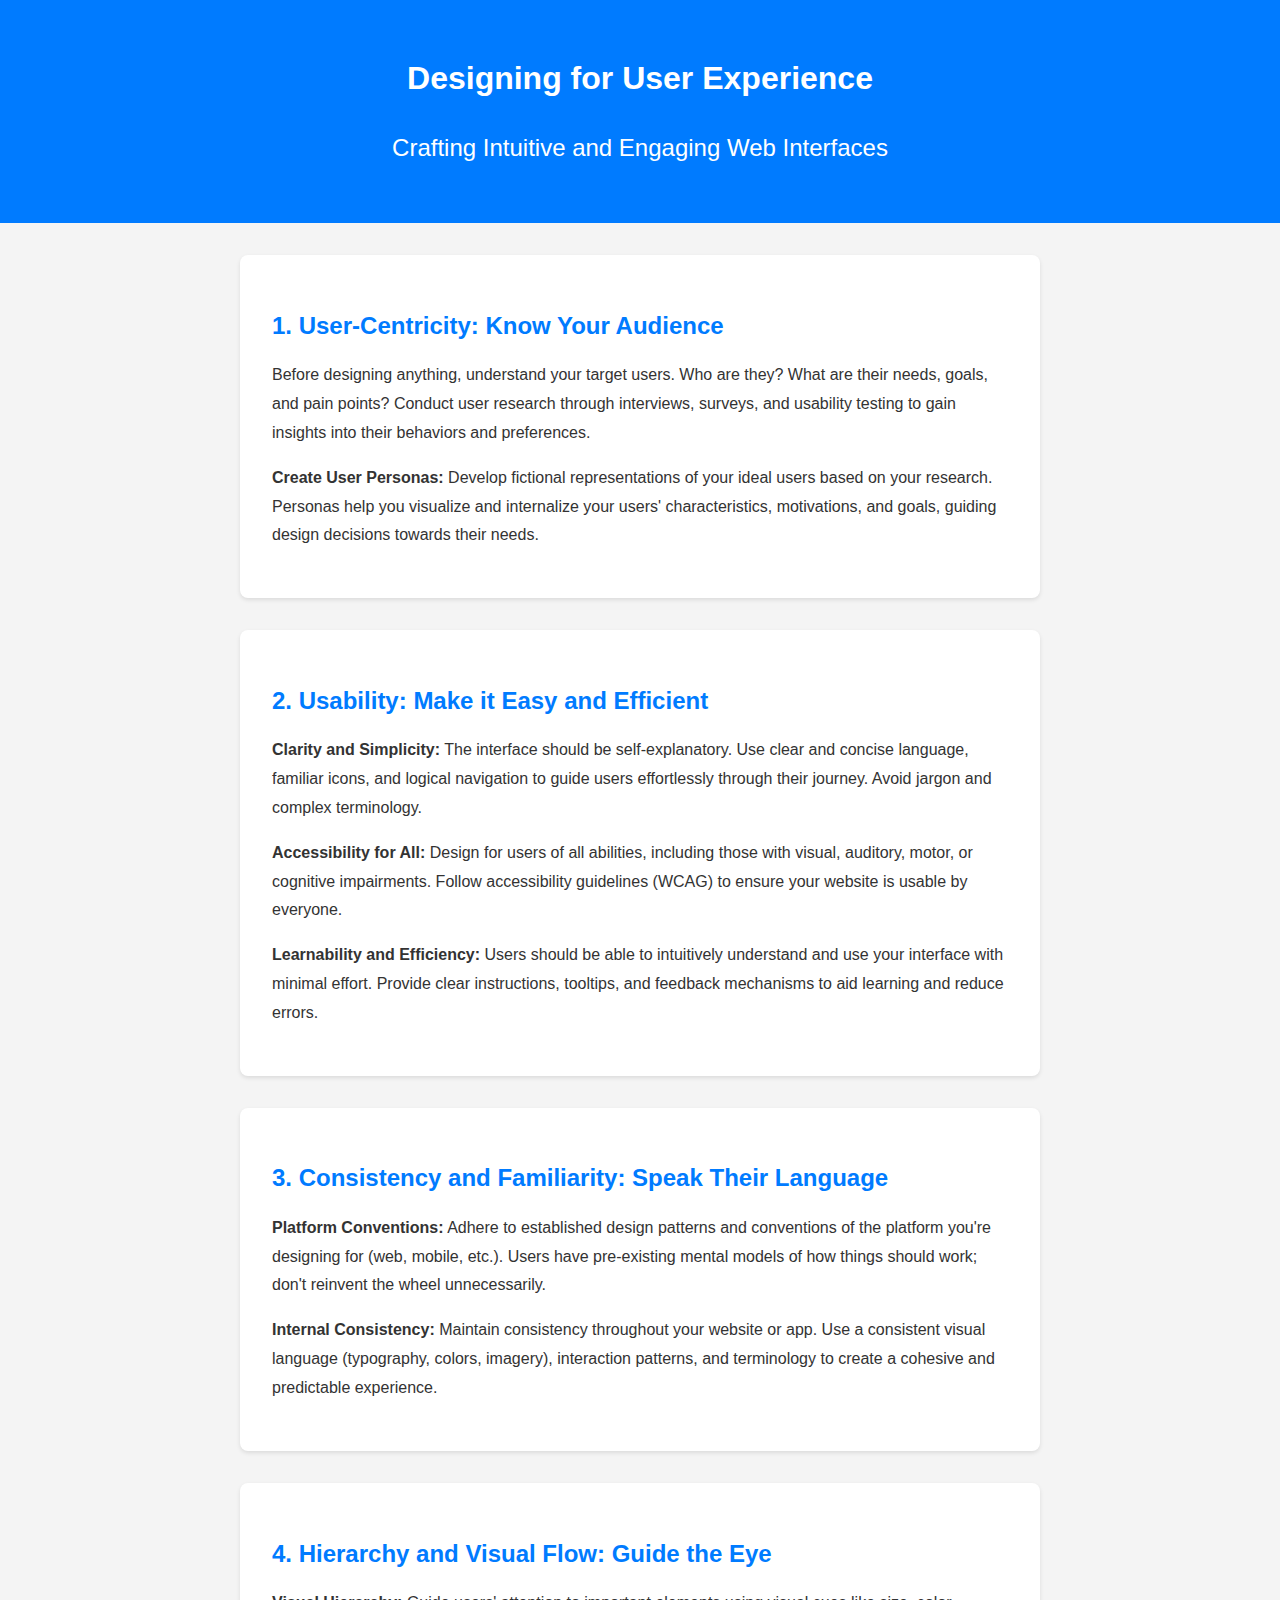
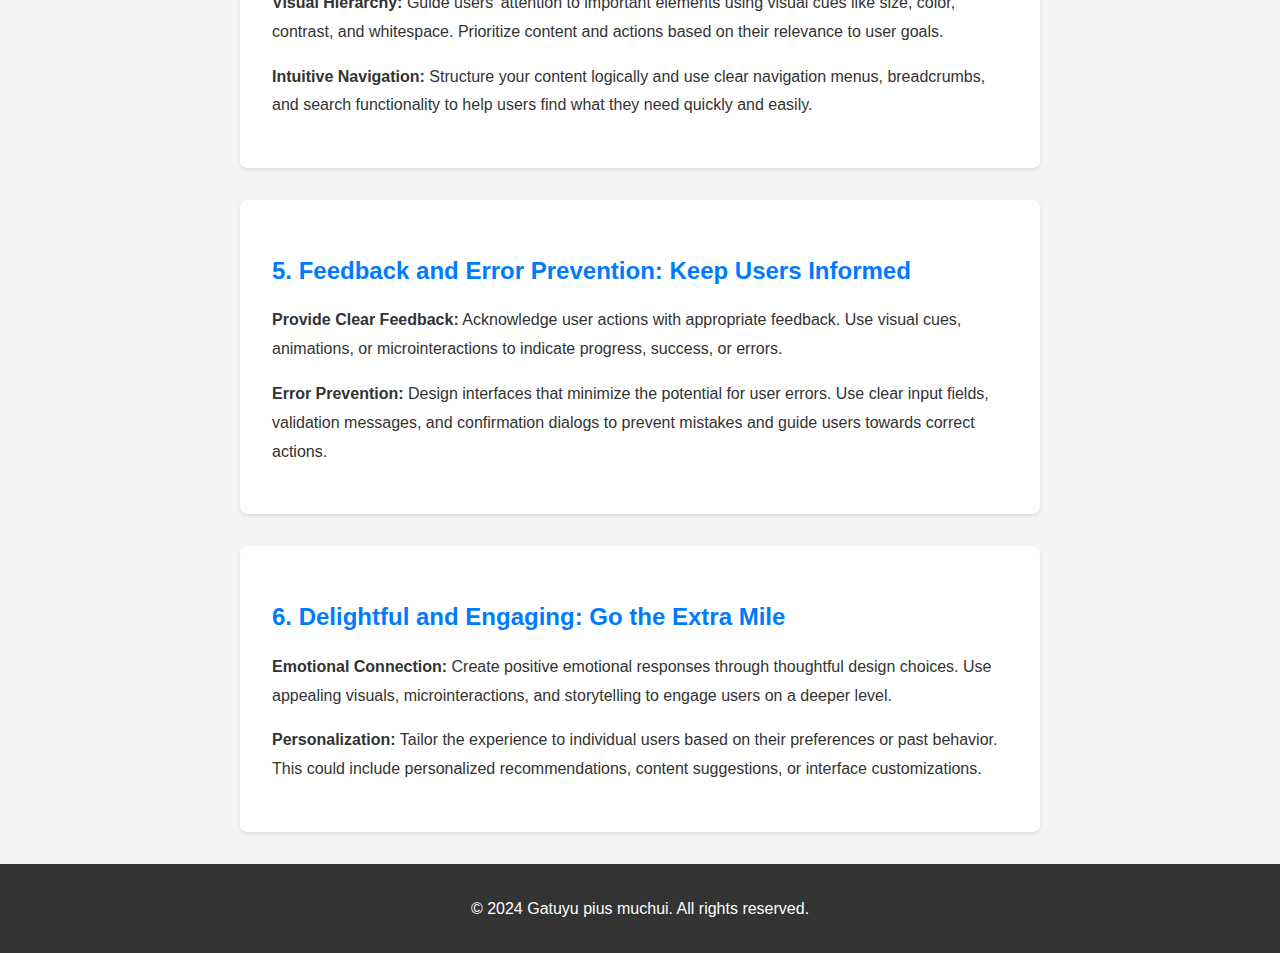
<file: userexperince.html>
<!DOCTYPE html>
<html lang="en">
<head>
    <meta charset="UTF-8">
    <meta name="viewport" content="width=device-width, initial-scale=1.0">
    <title>Designing for User Experience</title>
    <link rel="stylesheet" href="styles.css"> 
</head>
<body>
    <header>
        <h1>Designing for User Experience</h1>
        <p class="subtitle">Crafting Intuitive and Engaging Web Interfaces</p>
    </header>

    <main>
        <section class="principle">
            <h2>1. User-Centricity: Know Your Audience</h2>
            <div class="content">
                <p>Before designing anything, understand your target users. Who are they? What are their needs, goals, and pain points? Conduct user research through interviews, surveys, and usability testing to gain insights into their behaviors and preferences.</p>
                <p><strong>Create User Personas:</strong> Develop fictional representations of your ideal users based on your research. Personas help you visualize and internalize your users' characteristics, motivations, and goals, guiding design decisions towards their needs.</p>
            </div>
        </section>

        <section class="principle">
            <h2>2. Usability: Make it Easy and Efficient</h2>
            <div class="content">
                <p><strong>Clarity and Simplicity:</strong> The interface should be self-explanatory. Use clear and concise language, familiar icons, and logical navigation to guide users effortlessly through their journey. Avoid jargon and complex terminology.</p>
                <p><strong>Accessibility for All:</strong> Design for users of all abilities, including those with visual, auditory, motor, or cognitive impairments. Follow accessibility guidelines (WCAG) to ensure your website is usable by everyone.</p>
                <p><strong>Learnability and Efficiency:</strong> Users should be able to intuitively understand and use your interface with minimal effort. Provide clear instructions, tooltips, and feedback mechanisms to aid learning and reduce errors.</p>
            </div>
        </section>

        <section class="principle">
            <h2>3. Consistency and Familiarity: Speak Their Language</h2>
            <div class="content">
                <p><strong>Platform Conventions:</strong> Adhere to established design patterns and conventions of the platform you're designing for (web, mobile, etc.). Users have pre-existing mental models of how things should work; don't reinvent the wheel unnecessarily.</p>
                <p><strong>Internal Consistency:</strong> Maintain consistency throughout your website or app. Use a consistent visual language (typography, colors, imagery), interaction patterns, and terminology to create a cohesive and predictable experience.</p>
            </div>
        </section>

        <section class="principle">
            <h2>4. Hierarchy and Visual Flow: Guide the Eye</h2>
            <div class="content">
                <p><strong>Visual Hierarchy:</strong> Guide users' attention to important elements using visual cues like size, color, contrast, and whitespace. Prioritize content and actions based on their relevance to user goals.</p>
                <p><strong>Intuitive Navigation:</strong> Structure your content logically and use clear navigation menus, breadcrumbs, and search functionality to help users find what they need quickly and easily.</p>
            </div>
        </section>

        <section class="principle">
            <h2>5. Feedback and Error Prevention: Keep Users Informed</h2>
            <div class="content">
                <p><strong>Provide Clear Feedback:</strong> Acknowledge user actions with appropriate feedback. Use visual cues, animations, or microinteractions to indicate progress, success, or errors.</p>
                <p><strong>Error Prevention:</strong> Design interfaces that minimize the potential for user errors. Use clear input fields, validation messages, and confirmation dialogs to prevent mistakes and guide users towards correct actions.</p>
            </div>
        </section>

        <section class="principle">
            <h2>6. Delightful and Engaging: Go the Extra Mile</h2>
            <div class="content">
                <p><strong>Emotional Connection:</strong> Create positive emotional responses through thoughtful design choices. Use appealing visuals, microinteractions, and storytelling to engage users on a deeper level.</p>
                <p><strong>Personalization:</strong> Tailor the experience to individual users based on their preferences or past behavior. This could include personalized recommendations, content suggestions, or interface customizations.</p>
            </div>
        </section>
    </main>

    <footer>
        <p>&copy; 2024 Gatuyu pius muchui. All rights reserved.</p>
    </footer>
</body>
</html>
</file>
<file: styles.css>
/* styles.css */
body {
    font-family: sans-serif;
    line-height: 1.6;
    margin: 0;
    padding: 0;
    background-color: #f4f4f4;
    color: #333;
}

header {
    background-color: #007bff;
    color: #fff;
    text-align: center;
    padding: 2rem 0;
}

.subtitle {
    font-size: 1.5rem;
}

main {
    max-width: 800px;
    margin: 2rem auto;
    padding: 0 1rem;
}

.principle {
    background-color: #fff;
    padding: 2rem;
    margin-bottom: 2rem;
    border-radius: 8px;
    box-shadow: 0 2px 4px rgba(0,0,0,0.1);
}

.principle h2 {
    color: #007bff;
    margin-bottom: 1rem;
}

.content {
    line-height: 1.8;
}

footer {
    background-color: #333;
    color: #fff;
    text-align: center;
    padding: 1rem 0;
}
</file>
